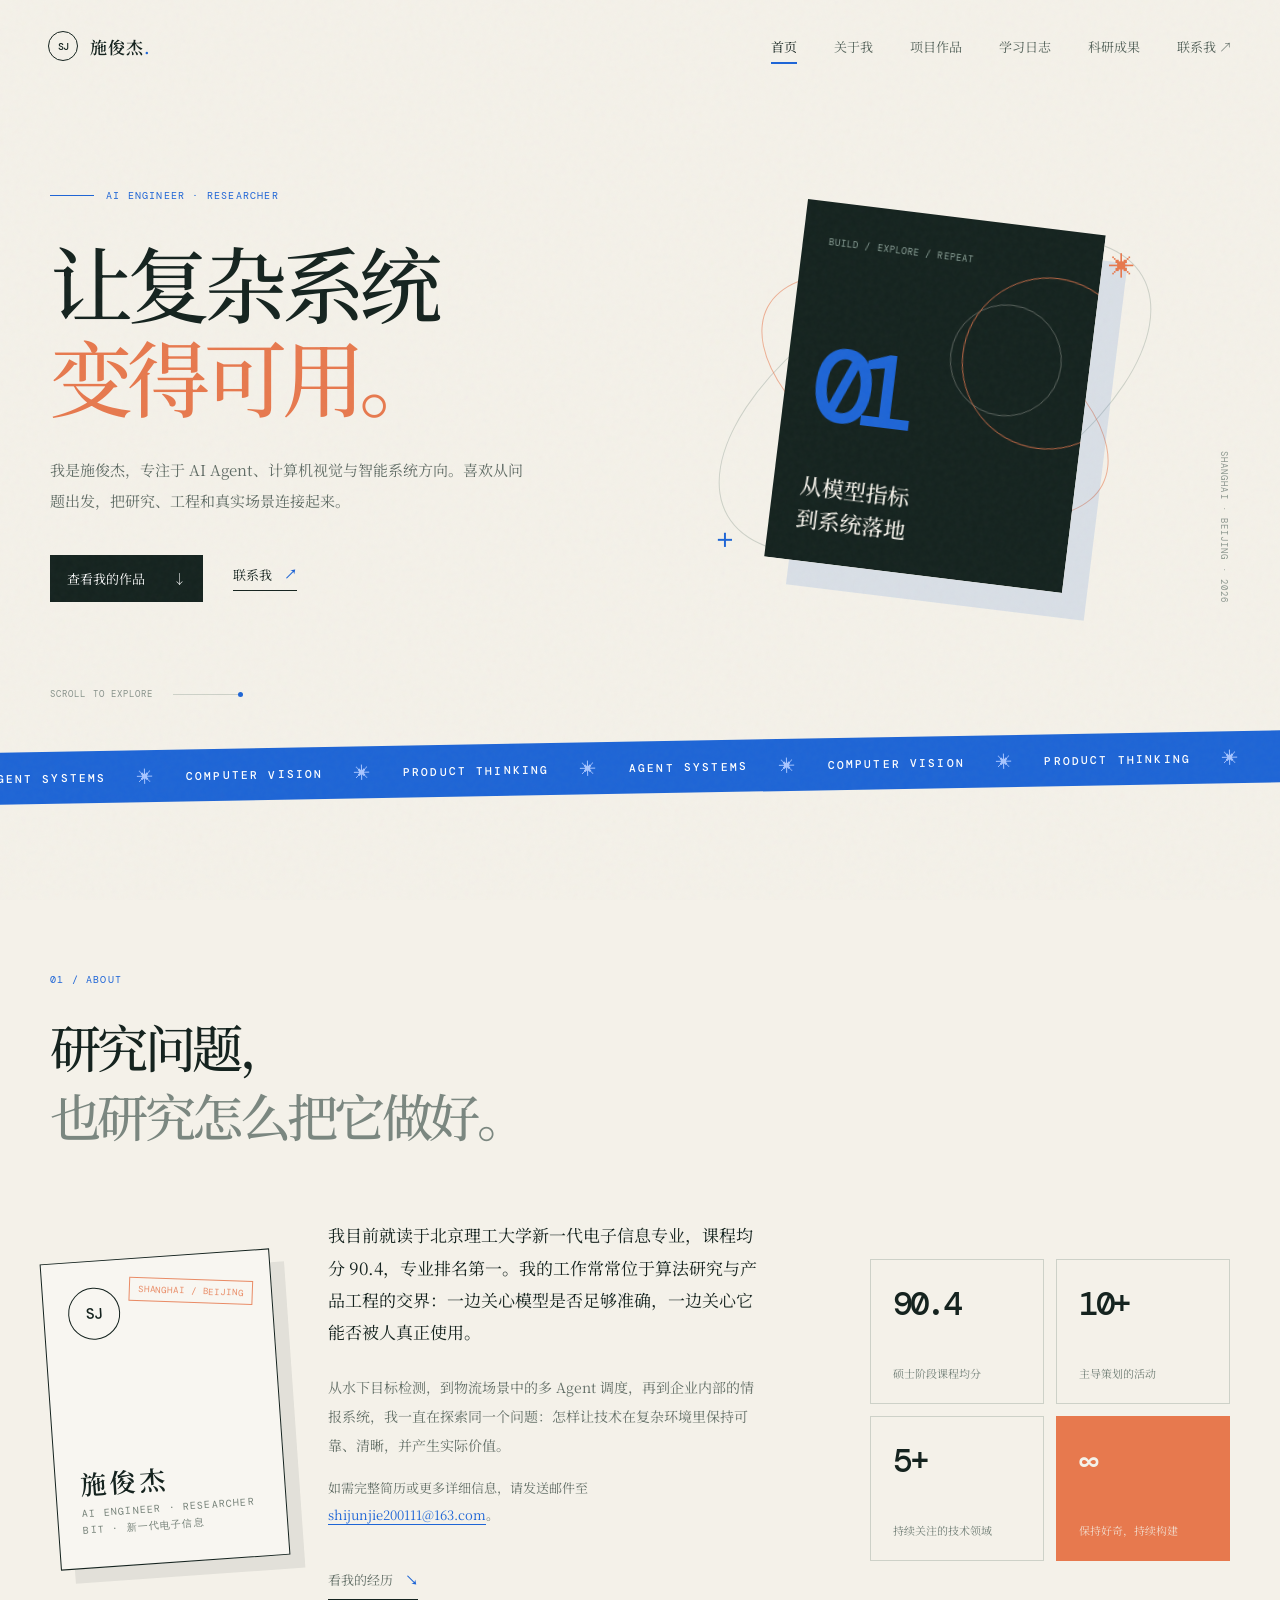
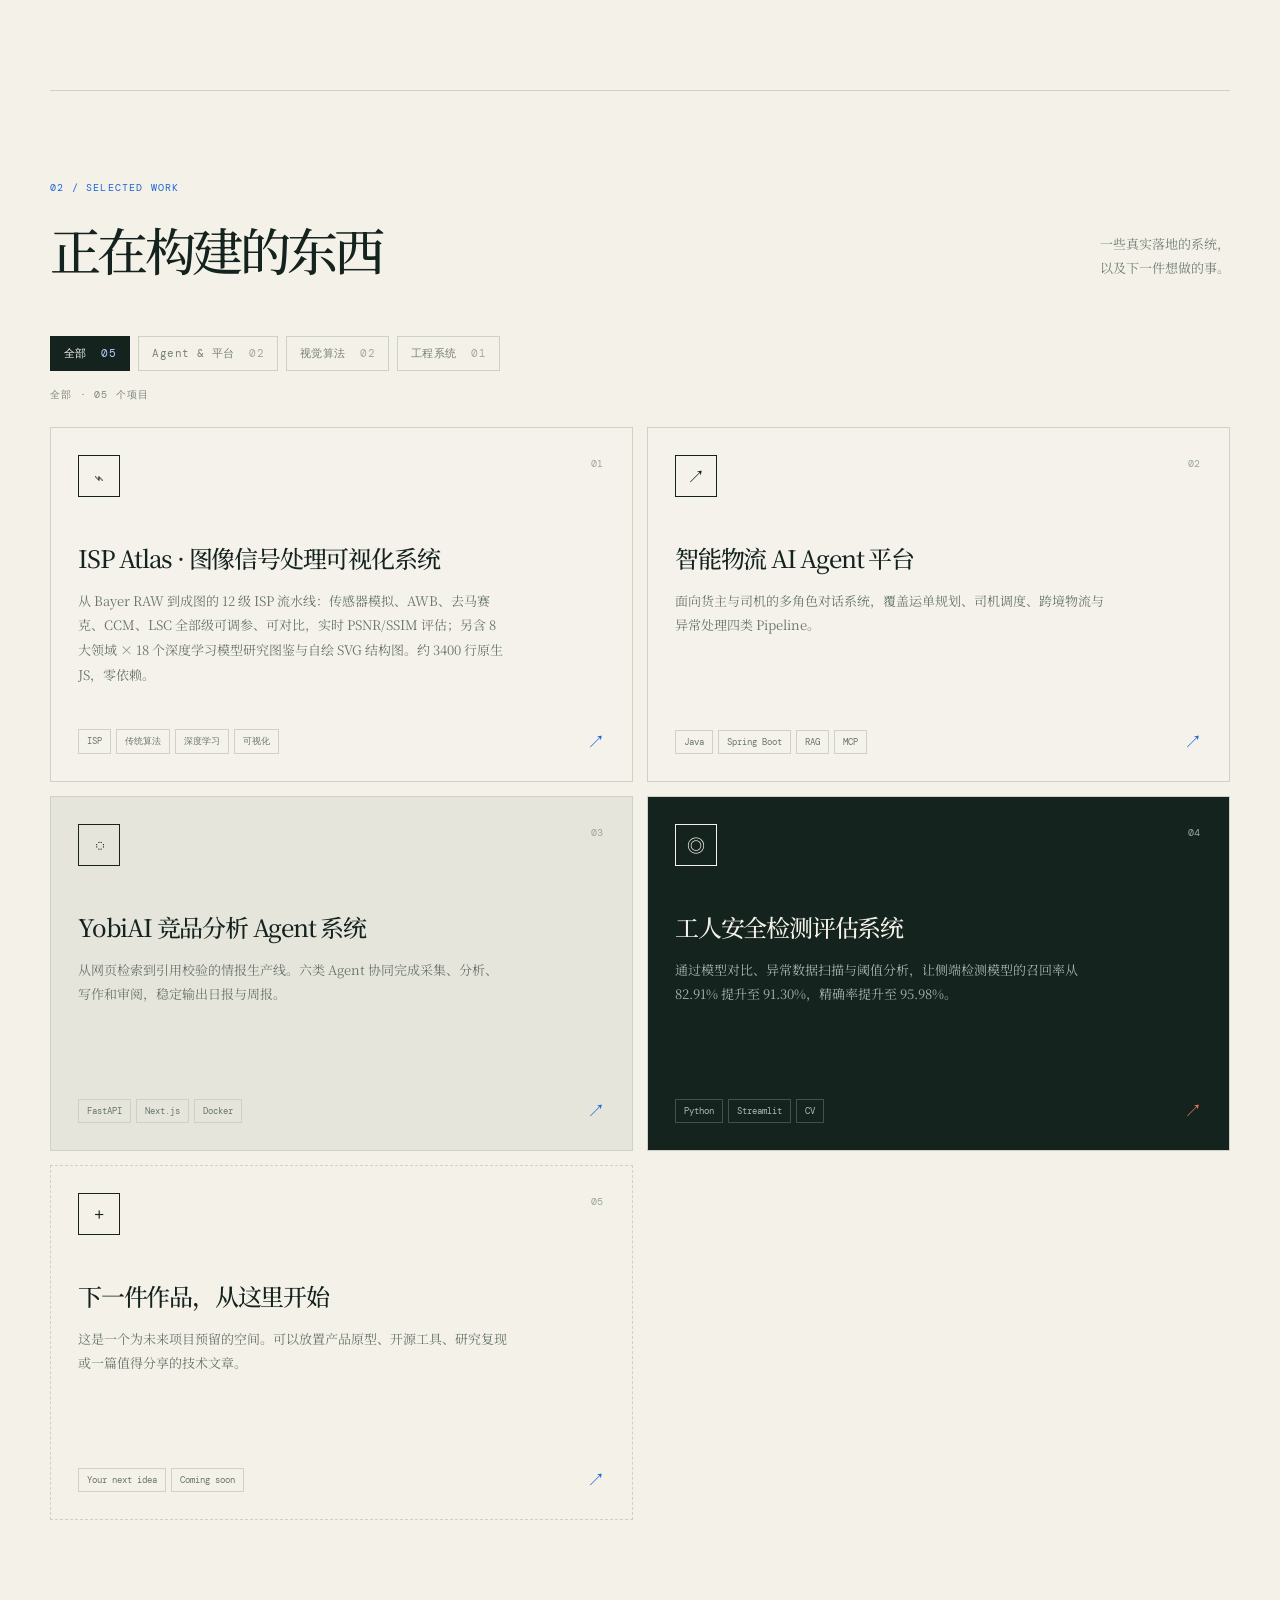
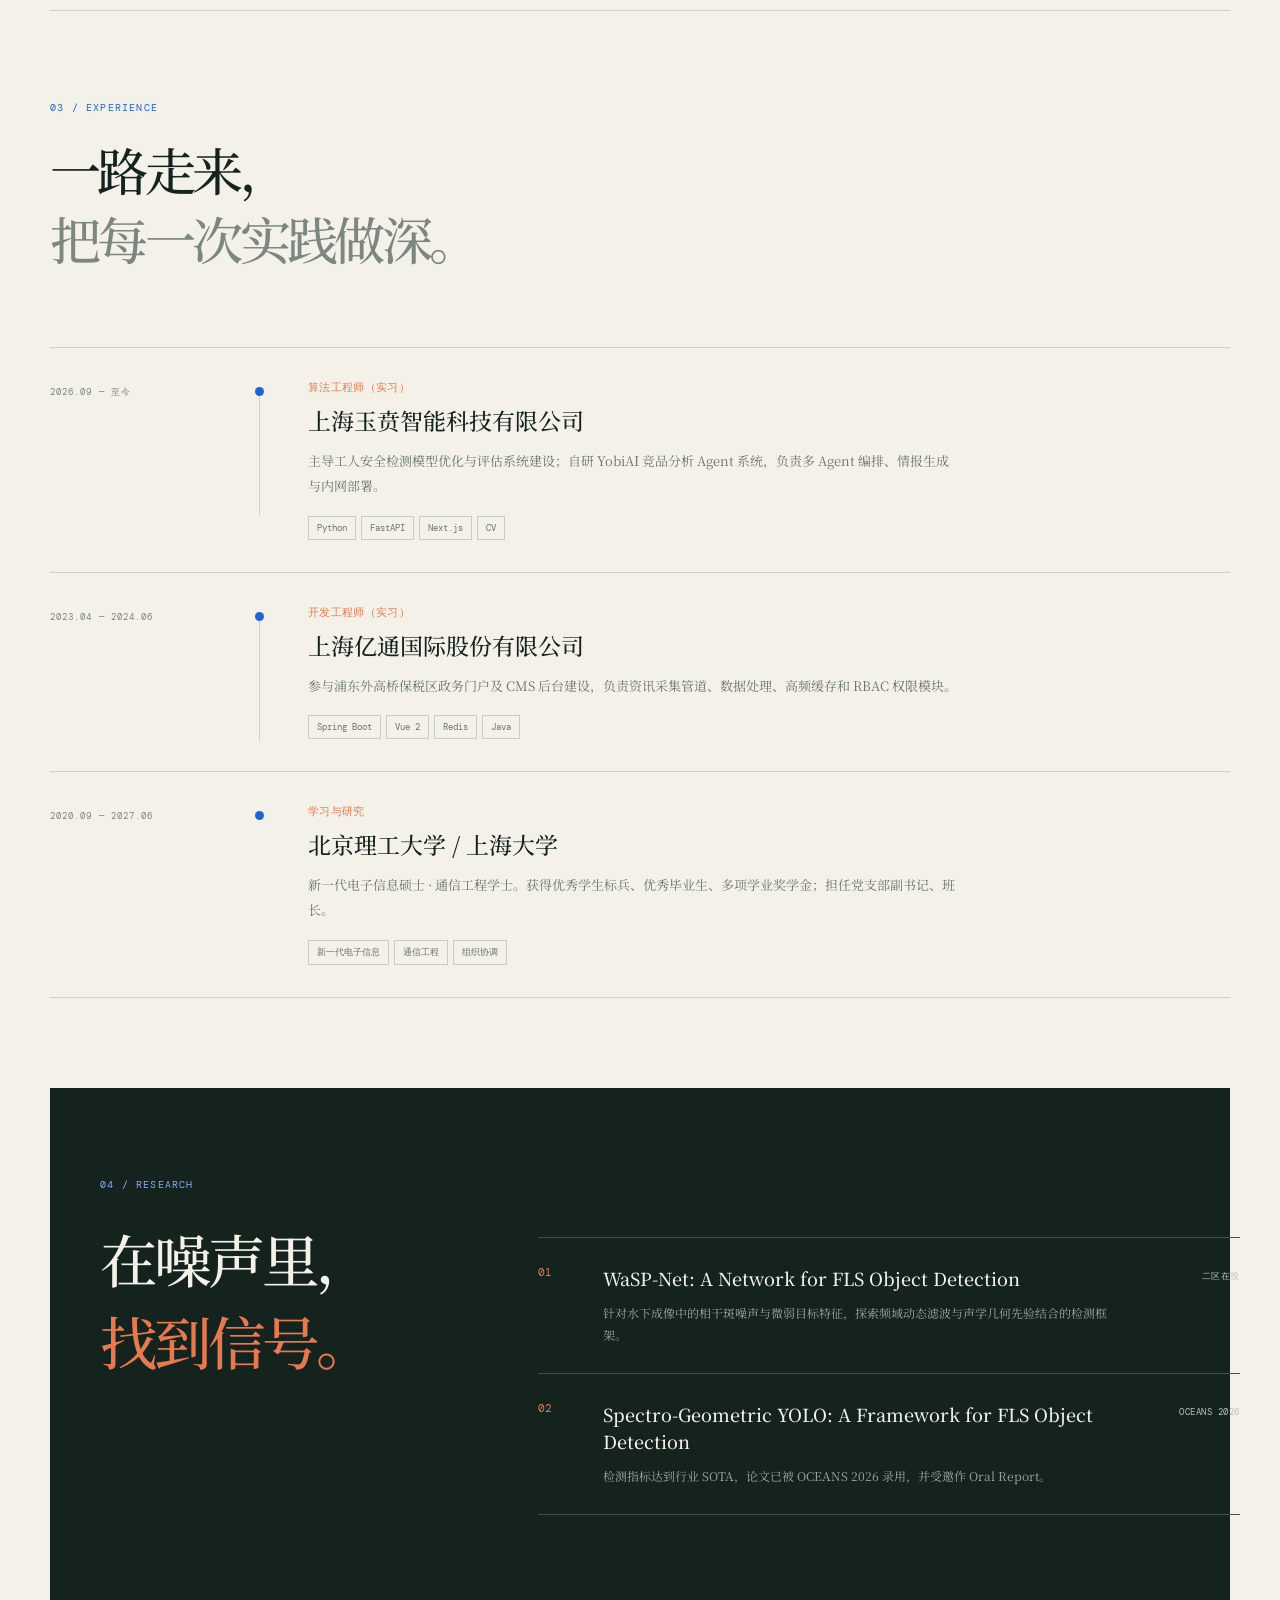
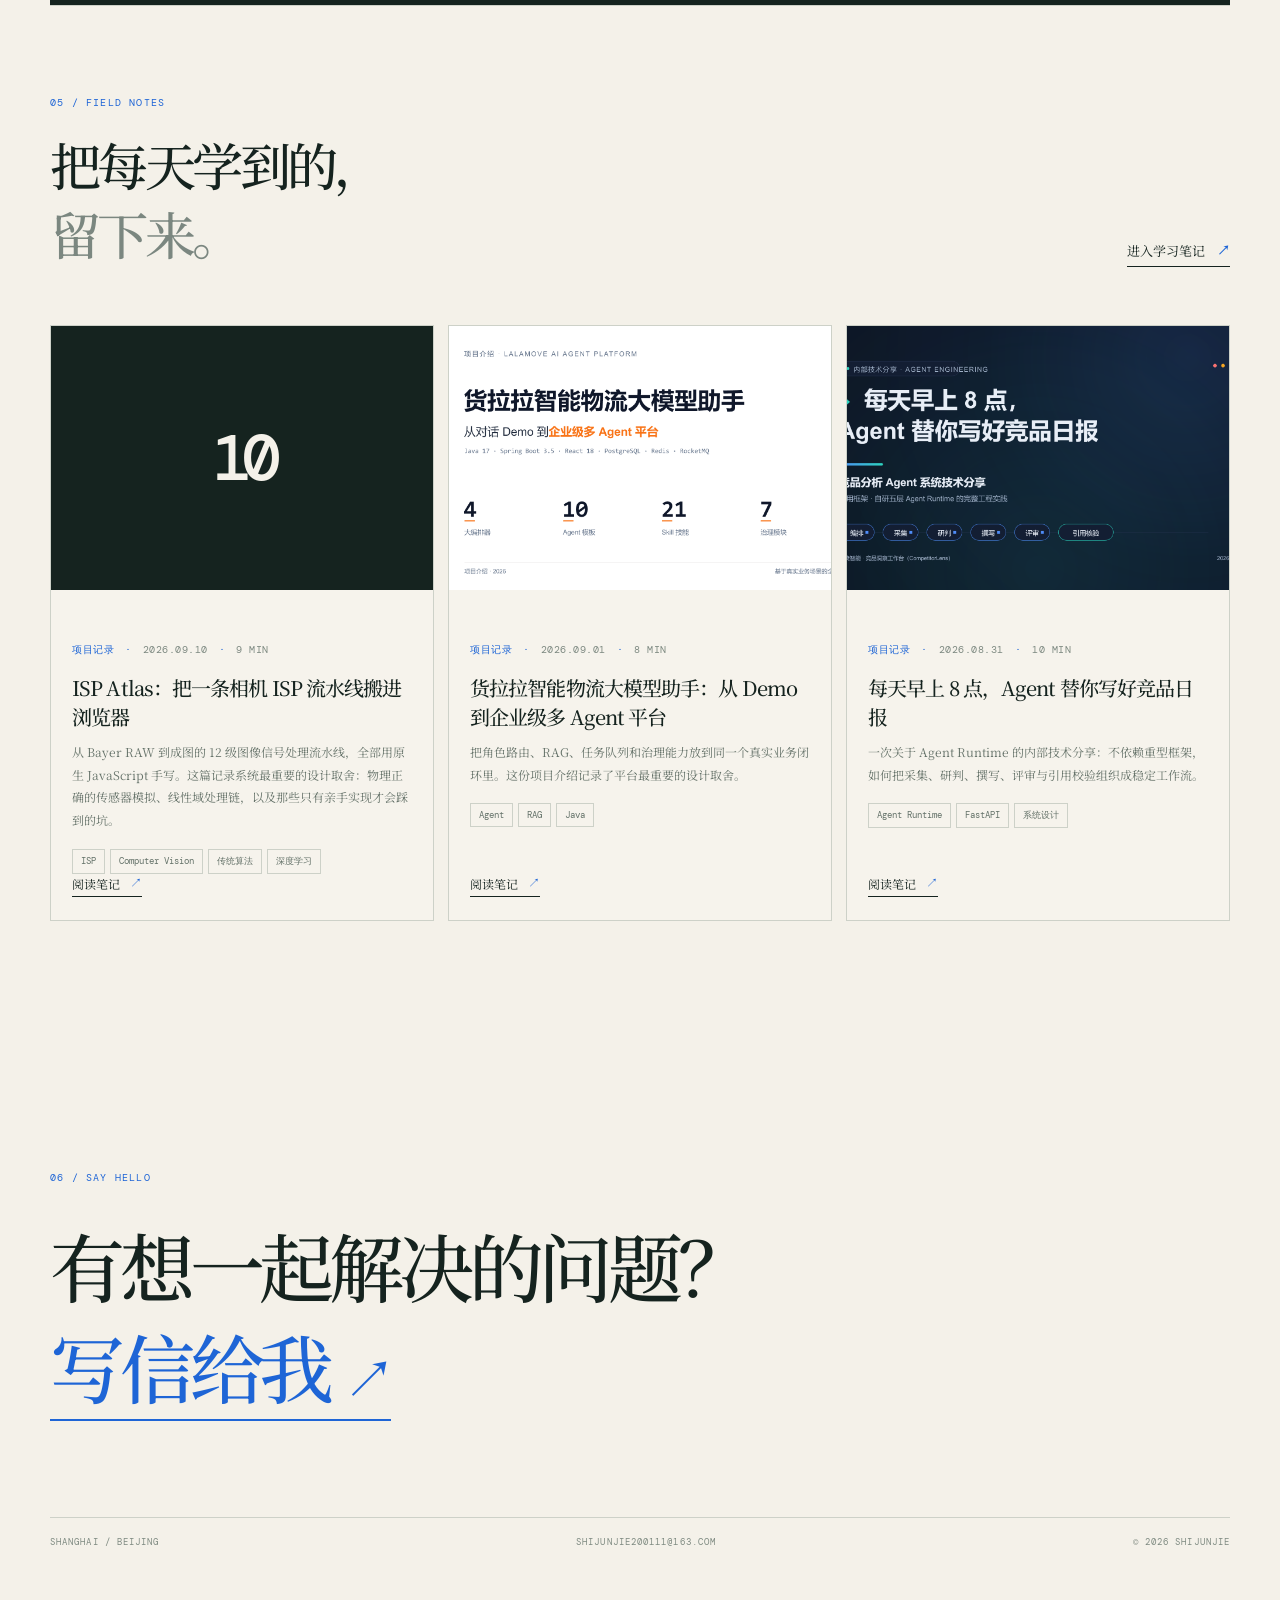
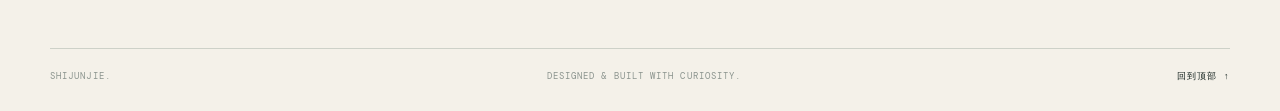
<file: index.html>
<!doctype html>
<html lang="zh-CN">
  <head>
    <meta charset="UTF-8" />
    <meta name="viewport" content="width=device-width, initial-scale=1.0" />
    <meta name="description" content="施俊杰的个人主页：AI Agent、计算机视觉与智能系统。" />
    <title>施俊杰 — AI Engineer / Researcher</title>
    <link rel="stylesheet" href="styles.css" />
  </head>
  <body>
    <div class="grain" aria-hidden="true"></div>
    <header class="site-header">
      <a class="brand" href="#top" aria-label="回到首页">
        <span class="brand-mark">SJ</span>
        <span class="brand-text">施俊杰<span class="brand-dot">.</span></span>
      </a>
      <nav class="desktop-nav" id="site-nav" aria-label="主导航">
        <a class="active" href="#top">首页</a>
        <a href="#about">关于我</a>
        <a href="#work">项目作品</a>
        <a href="#notes">学习日志</a>
        <a href="#research">科研成果</a>
        <a href="mailto:shijunjie200111@163.com">联系我 <span aria-hidden="true">↗</span></a>
      </nav>
      <button class="menu-toggle" type="button" aria-label="打开菜单" aria-expanded="false" aria-controls="site-nav">
        <span></span><span></span>
      </button>
    </header>

    <main id="top">
      <section class="hero shell">
        <div class="hero-copy reveal">
          <p class="eyebrow"><span class="eyebrow-line"></span>AI Engineer · Researcher</p>
          <h1>让复杂系统<br /><em>变得可用。</em></h1>
          <p class="hero-intro">我是施俊杰，专注于 AI Agent、计算机视觉与智能系统方向。喜欢从问题出发，把研究、工程和真实场景连接起来。</p>
          <div class="hero-actions">
            <a class="button button-dark" href="#work">查看我的作品 <span>↓</span></a>
            <a class="text-link" href="mailto:shijunjie200111@163.com">联系我 <span>↗</span></a>
          </div>
        </div>
        <div class="hero-art reveal reveal-delay" aria-hidden="true">
          <div class="orbit orbit-one"></div>
          <div class="orbit orbit-two"></div>
          <div class="hero-slab" role="button" tabindex="0" aria-label="旋转查看卡片背面" aria-pressed="false">
            <div class="slab-face slab-front">
              <span class="slab-kicker">BUILD / EXPLORE / REPEAT</span>
              <span class="slab-number">01</span>
              <span class="slab-caption">从模型指标<br />到系统落地</span>
            </div>
            <div class="slab-face slab-back" aria-hidden="true">
              <span class="slab-kicker">FIELD NOTE / 01</span>
              <span class="slab-back-mark">↗</span>
              <span class="slab-caption">把想法<br />变成系统。</span>
            </div>
          </div>
          <div class="hero-spark spark-one">✳</div>
          <div class="hero-spark spark-two">+</div>
          <span class="vertical-note">SHANGHAI · BEIJING · 2026</span>
        </div>
        <div class="hero-foot reveal">
          <span>Scroll to explore</span>
          <span class="scroll-line"></span>
        </div>
      </section>

      <section class="marquee" aria-label="个人方向">
        <div class="marquee-track">
          <span>AGENT SYSTEMS</span><b>✳</b><span>COMPUTER VISION</span><b>✳</b><span>PRODUCT THINKING</span><b>✳</b><span>AGENT SYSTEMS</span><b>✳</b><span>COMPUTER VISION</span><b>✳</b><span>PRODUCT THINKING</span><b>✳</b>
        </div>
      </section>

      <section class="about shell section" id="about">
        <div class="section-heading reveal">
          <p class="section-index">01 / ABOUT</p>
          <h2>研究问题，<br /><span>也研究怎么把它做好。</span></h2>
        </div>
        <div class="harvest" aria-hidden="true">
          <svg viewBox="0 0 120 110" fill="none" xmlns="http://www.w3.org/2000/svg">
            <path class="harvest-stem" d="M62 106 C 60 82, 64 60, 60 30" />
            <path class="harvest-branch harvest-branch-a" d="M61 72 C 50 66, 43 58, 40 46" />
            <path class="harvest-branch harvest-branch-b" d="M61 56 C 72 50, 79 42, 82 32" />
            <ellipse class="harvest-leaf harvest-leaf-a" cx="34" cy="52" rx="9" ry="4.5" />
            <ellipse class="harvest-leaf harvest-leaf-b" cx="50" cy="62" rx="8" ry="4" />
            <ellipse class="harvest-leaf harvest-leaf-c" cx="88" cy="40" rx="9" ry="4.5" />
            <circle class="harvest-fruit harvest-fruit-a" cx="40" cy="43" r="6" />
            <circle class="harvest-fruit harvest-fruit-b" cx="60" cy="24" r="7" />
            <circle class="harvest-fruit harvest-fruit-c" cx="82" cy="29" r="5.5" />
          </svg>
        </div>
        <div class="about-content">
          <div class="about-figure reveal" aria-hidden="true">
            <div class="figure-card">
              <span class="figure-mark">SJ</span>
              <p class="figure-name">施俊杰</p>
              <p class="figure-line">AI Engineer · Researcher</p>
              <p class="figure-line">BIT · 新一代电子信息</p>
              <span class="figure-stamp">SHANGHAI / BEIJING</span>
            </div>
          </div>
          <div class="about-text reveal">
            <p class="lead">我目前就读于北京理工大学新一代电子信息专业，课程均分 90.4，专业排名第一。我的工作常常位于算法研究与产品工程的交界：一边关心模型是否足够准确，一边关心它能否被人真正使用。</p>
            <p>从水下目标检测，到物流场景中的多 Agent 调度，再到企业内部的情报系统，我一直在探索同一个问题：怎样让技术在复杂环境里保持可靠、清晰，并产生实际价值。</p>
            <p class="about-note">如需完整简历或更多详细信息，请发送邮件至 <a href="mailto:shijunjie200111@163.com">shijunjie200111@163.com</a>。</p>
            <a class="arrow-link" href="#experience">看我的经历 <span>↘</span></a>
          </div>
          <div class="stat-grid reveal reveal-delay">
            <div class="stat-card"><strong>90.4</strong><span>硕士阶段课程均分</span></div>
            <div class="stat-card"><strong>10+</strong><span>主导策划的活动</span></div>
            <div class="stat-card"><strong>5+</strong><span>持续关注的技术领域</span></div>
            <div class="stat-card stat-card-accent"><strong>∞</strong><span>保持好奇，持续构建</span></div>
          </div>
        </div>
      </section>

      <section class="work shell section" id="work">
        <div class="section-topline reveal">
          <div class="section-heading compact">
            <p class="section-index">02 / SELECTED WORK</p>
            <h2>正在构建的东西</h2>
          </div>
          <p class="section-aside">一些真实落地的系统，<br />以及下一件想做的事。</p>
        </div>
        <div class="filter-bar reveal" role="group" aria-label="筛选项目">
          <button class="filter active" data-filter="all" type="button">全部 <span>05</span></button>
          <button class="filter" data-filter="agent" type="button">Agent & 平台 <span>02</span></button>
          <button class="filter" data-filter="vision" type="button">视觉算法 <span>02</span></button>
          <button class="filter" data-filter="engineering" type="button">工程系统 <span>01</span></button>
        </div>
        <p class="filter-status" id="project-status" aria-live="polite">全部 · 05 个项目</p>
        <div class="project-grid" id="project-grid"></div>
      </section>

      <section class="experience shell section" id="experience">
        <div class="section-heading compact reveal">
          <p class="section-index">03 / EXPERIENCE</p>
          <h2>一路走来，<br /><span>把每一次实践做深。</span></h2>
        </div>
        <div class="timeline">
          <article class="timeline-item reveal">
            <div class="timeline-date">2026.09 — 至今</div>
            <div class="timeline-node"></div>
            <div class="timeline-body"><p class="timeline-role">算法工程师（实习）</p><h3>上海玉贲智能科技有限公司</h3><p>主导工人安全检测模型优化与评估系统建设；自研 YobiAI 竞品分析 Agent 系统，负责多 Agent 编排、情报生成与内网部署。</p><div class="tags"><span>Python</span><span>FastAPI</span><span>Next.js</span><span>CV</span></div></div>
          </article>
          <article class="timeline-item reveal">
            <div class="timeline-date">2023.04 — 2024.06</div>
            <div class="timeline-node"></div>
            <div class="timeline-body"><p class="timeline-role">开发工程师（实习）</p><h3>上海亿通国际股份有限公司</h3><p>参与浦东外高桥保税区政务门户及 CMS 后台建设，负责资讯采集管道、数据处理、高频缓存和 RBAC 权限模块。</p><div class="tags"><span>Spring Boot</span><span>Vue 2</span><span>Redis</span><span>Java</span></div></div>
          </article>
          <article class="timeline-item reveal">
            <div class="timeline-date">2020.09 — 2027.06</div>
            <div class="timeline-node"></div>
            <div class="timeline-body"><p class="timeline-role">学习与研究</p><h3>北京理工大学 / 上海大学</h3><p>新一代电子信息硕士 · 通信工程学士。获得优秀学生标兵、优秀毕业生、多项学业奖学金；担任党支部副书记、班长。</p><div class="tags"><span>新一代电子信息</span><span>通信工程</span><span>组织协调</span></div></div>
          </article>
        </div>
      </section>

      <section class="research shell section" id="research">
        <div class="research-intro reveal">
          <p class="section-index">04 / RESEARCH</p>
          <h2>在噪声里，<br /><em>找到信号。</em></h2>
        </div>
        <div class="research-list reveal reveal-delay">
          <article class="paper"><span class="paper-index">01</span><div><h3>WaSP-Net: A Network for FLS Object Detection</h3><p>针对水下成像中的相干斑噪声与微弱目标特征，探索频域动态滤波与声学几何先验结合的检测框架。</p></div><span class="paper-status">二区在投</span></article>
          <article class="paper"><span class="paper-index">02</span><div><h3>Spectro-Geometric YOLO: A Framework for FLS Object Detection</h3><p>检测指标达到行业 SOTA，论文已被 OCEANS 2026 录用，并受邀作 Oral Report。</p></div><span class="paper-status">OCEANS 2026</span></article>
        </div>
      </section>

      <section class="notes shell section" id="notes">
        <div class="section-topline reveal">
          <div class="section-heading compact">
            <p class="section-index">05 / FIELD NOTES</p>
            <h2>把每天学到的，<br /><span>留下来。</span></h2>
          </div>
          <a class="arrow-link" href="blog.html">进入学习笔记 <span>↗</span></a>
        </div>
        <div class="notes-grid" id="recent-posts"></div>
      </section>

      <section class="contact shell section reveal" id="contact">
        <p class="section-index">06 / SAY HELLO</p>
        <h2>有想一起解决的问题？<br /><a href="mailto:shijunjie200111@163.com">写信给我 <span>↗</span></a></h2>
        <div class="contact-bottom"><span>Shanghai / Beijing</span><span>shijunjie200111@163.com</span><span>© 2026 SHIJUNJIE</span></div>
      </section>
    </main>

    <footer class="site-footer shell"><span>SHIJUNJIE.</span><span>Designed & built with curiosity.</span><a href="#top">回到顶部 ↑</a></footer>
    <script src="content/posts.js"></script>
    <script src="script.js"></script>
    <script src="blog.js"></script>
  </body>
</html>
</file>
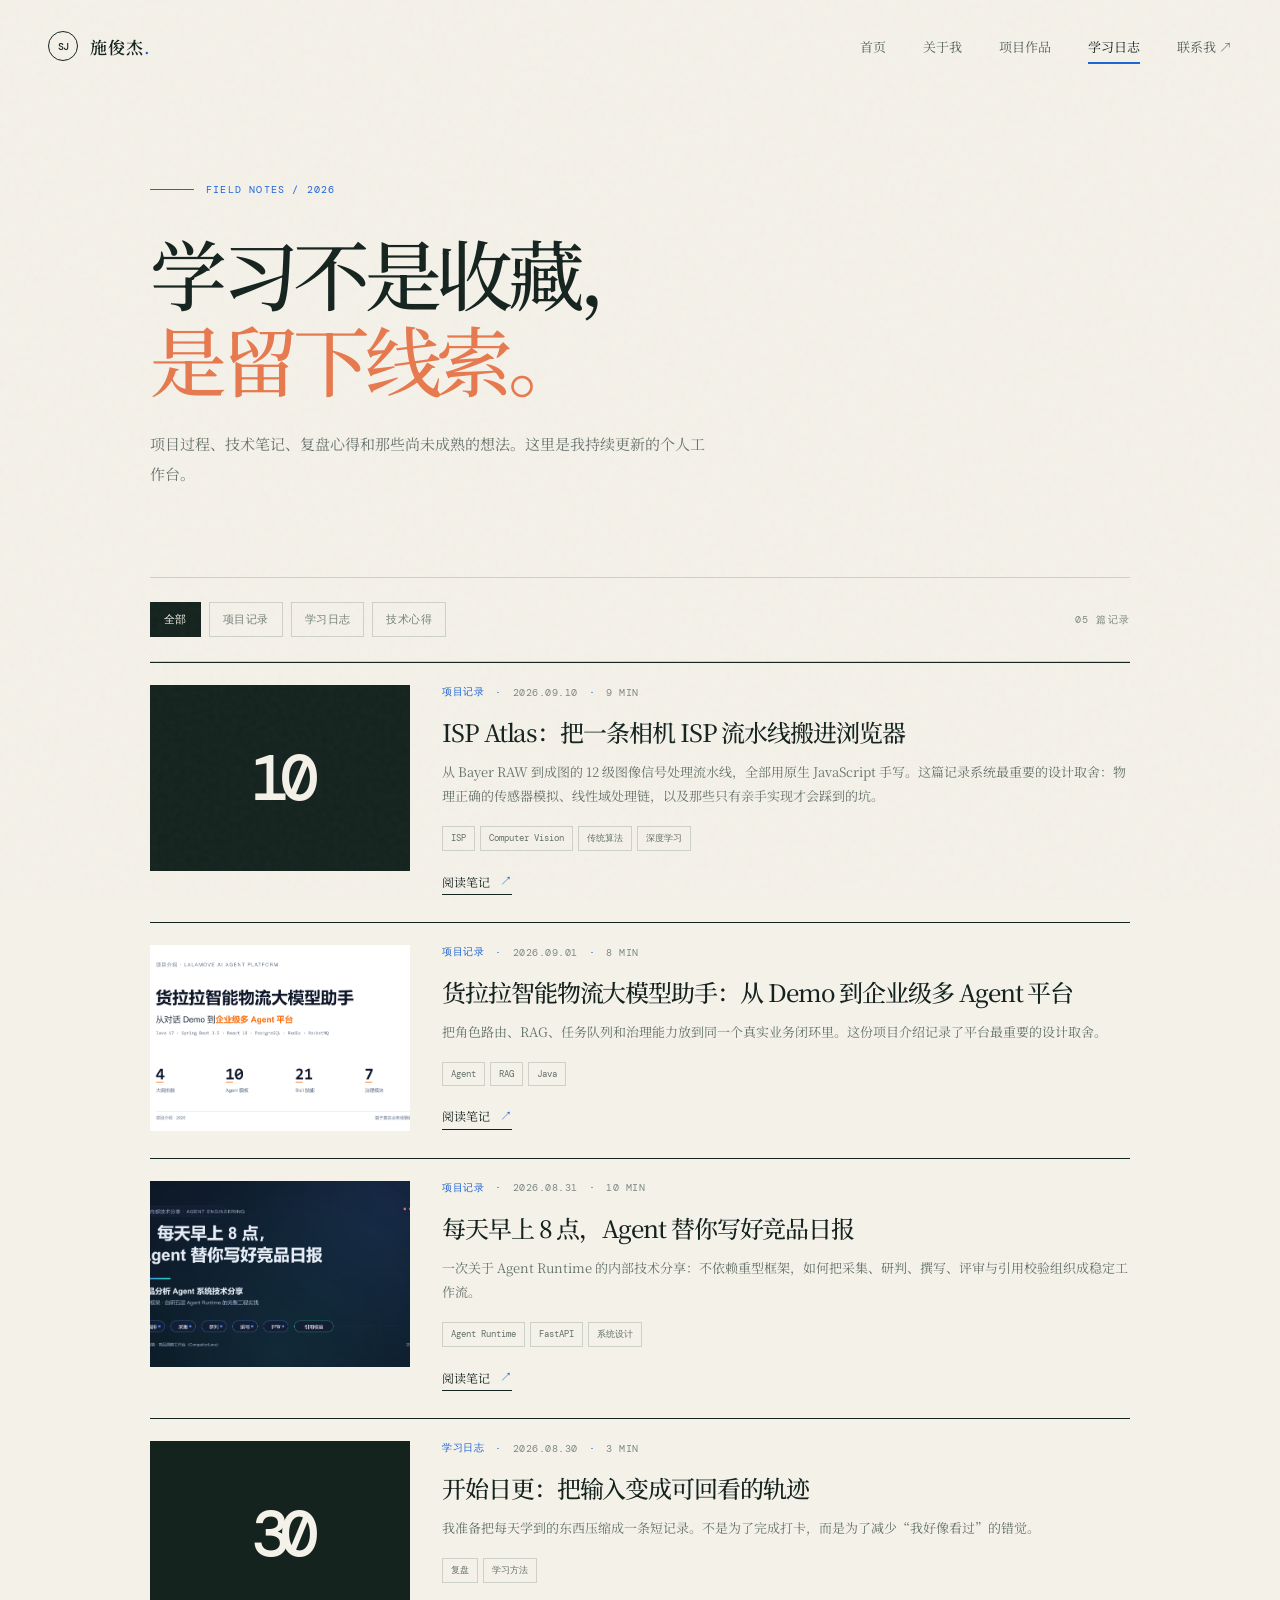
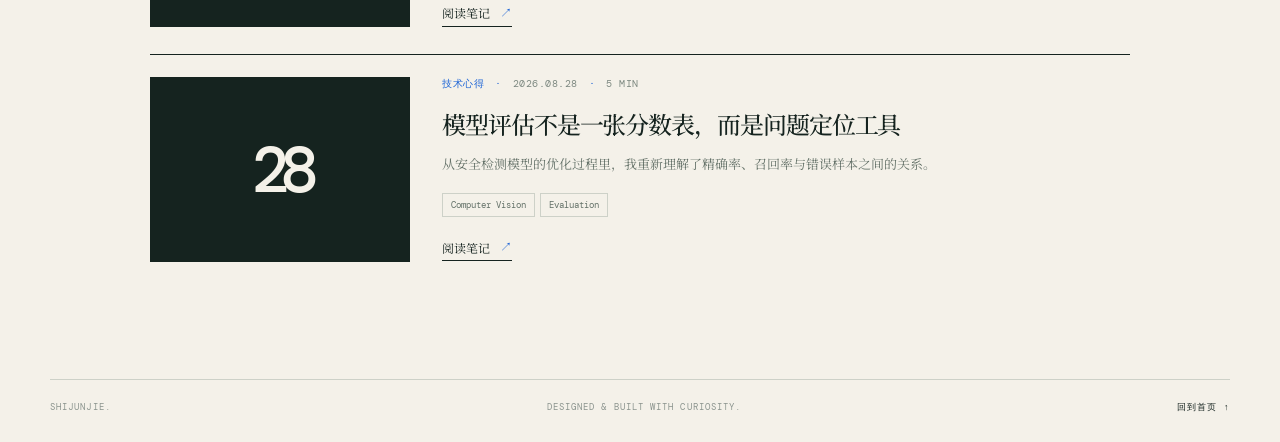
<file: blog.html>
<!doctype html>
<html lang="zh-CN">
  <head>
    <meta charset="UTF-8" />
    <meta name="viewport" content="width=device-width, initial-scale=1.0" />
    <meta name="description" content="施俊杰的项目记录、学习内容与心得日志。" />
    <title>学习日志 — 施俊杰</title>
    <link rel="stylesheet" href="styles.css" />
  </head>
  <body class="blog-page">
    <div class="grain" aria-hidden="true"></div>
    <header class="site-header">
      <a class="brand" href="index.html" aria-label="回到首页"><span class="brand-mark">SJ</span><span class="brand-text">施俊杰<span class="brand-dot">.</span></span></a>
      <nav class="desktop-nav" aria-label="主导航">
        <a href="index.html">首页</a><a href="index.html#about">关于我</a><a href="index.html#work">项目作品</a><a class="active" href="blog.html">学习日志</a><a href="mailto:shijunjie200111@163.com">联系我 <span aria-hidden="true">↗</span></a>
      </nav>
      <button class="menu-toggle" type="button" aria-label="打开菜单" aria-expanded="false"><span></span><span></span></button>
    </header>
    <main class="blog-shell shell">
      <section class="blog-hero reveal visible">
        <p class="eyebrow"><span class="eyebrow-line"></span>FIELD NOTES / 2026</p>
        <h1>学习不是收藏，<br /><em>是留下线索。</em></h1>
        <p>项目过程、技术笔记、复盘心得和那些尚未成熟的想法。这里是我持续更新的个人工作台。</p>
      </section>
      <section class="blog-controls reveal visible">
        <div class="filter-bar" id="post-filters" role="group" aria-label="筛选文章"></div>
        <p id="post-count" class="post-count"></p>
      </section>
      <section class="blog-list" id="post-list" aria-live="polite"></section>
    </main>
    <footer class="site-footer shell"><span>SHIJUNJIE.</span><span>Designed & built with curiosity.</span><a href="index.html">回到首页 ↑</a></footer>
    <script src="content/posts.js"></script><script src="blog.js"></script>
  </body>
</html>
</file>
<file: styles.css>
@import url('https://fonts.googleapis.com/css2?family=DM+Mono:wght@400;500&family=Manrope:wght@400;500;600;700;800&family=Noto+Serif+SC:wght@400;500;600;700;900&display=swap');

:root { --paper:#f4f1e9; --ink:#15231f; --muted:#718078; --line:#cdd1c8; --blue:#1e65d6; --orange:#e7794e; --serif:'Noto Serif SC','Songti SC',serif; --sans:'Manrope','PingFang SC','Microsoft YaHei',sans-serif; --mono:'DM Mono',monospace; }
* { box-sizing:border-box; }
html { scroll-behavior:smooth; }
body { margin:0; background:var(--paper); color:var(--ink); font-family:var(--sans); overflow-x:hidden; }
.grain { position:fixed; inset:0; z-index:10; pointer-events:none; opacity:.08; background-image:url("data:image/svg+xml,%3Csvg viewBox='0 0 220 220' xmlns='http://www.w3.org/2000/svg'%3E%3Cfilter id='n'%3E%3CfeTurbulence type='fractalNoise' baseFrequency='.72' numOctaves='4' stitchTiles='stitch'/%3E%3C/filter%3E%3Crect width='100%25' height='100%25' filter='url(%23n)' opacity='.4'/%3E%3C/svg%3E"); }
a { color:inherit; text-decoration:none; }
.shell { width:min(1180px, calc(100% - 96px)); margin:0 auto; }
.site-header { width:min(1300px, calc(100% - 96px)); height:92px; margin:auto; display:flex; align-items:center; justify-content:space-between; position:relative; z-index:20; }
.brand { display:flex; align-items:center; gap:12px; font-family:var(--serif); font-size:17px; font-weight:600; letter-spacing:.05em; }
.brand-mark { display:grid; place-items:center; width:30px; height:30px; border:1px solid var(--ink); border-radius:50%; font:500 10px var(--mono); letter-spacing:-.1em; }
.brand-dot { color:var(--blue); }
.desktop-nav { display:flex; align-items:center; gap:37px; font-family:var(--serif); font-size:13px; color:#536159; }
.desktop-nav a { position:relative; padding:13px 0; transition:color .25s ease; }
.desktop-nav a:hover,.desktop-nav a.active { color:var(--ink); }
.desktop-nav a.active:after { content:''; position:absolute; left:0; right:0; bottom:5px; height:2px; background:var(--blue); }
.menu-toggle { display:none; border:0; background:none; padding:8px; }
.menu-toggle span { display:block; width:23px; height:1px; background:var(--ink); margin:5px; }
.hero { min-height:650px; display:grid; grid-template-columns:1fr 1fr; align-items:center; padding:72px 0 115px; position:relative; }
.eyebrow,.section-index,.slab-kicker,.vertical-note,.hero-foot,.filter,.timeline-date,.paper-status,.contact-bottom,.site-footer { font-family:var(--mono); text-transform:uppercase; letter-spacing:.12em; font-size:10px; }
.eyebrow { display:flex; align-items:center; gap:12px; color:var(--blue); margin:0 0 33px; }
.eyebrow-line { width:44px; height:1px; background:var(--blue); }
h1,h2,h3,p { margin-top:0; }
h1,h2 { font-family:var(--serif); font-weight:500; letter-spacing:-.07em; }
h1 { font-size:clamp(50px, 6.5vw, 92px); line-height:1.12; margin-bottom:32px; }
h1 em,h2 em { color:var(--orange); font-style:normal; }
.hero-intro { max-width:480px; color:#5f6b64; font-family:var(--serif); font-size:15px; line-height:2.1; }
.hero-actions { display:flex; gap:30px; align-items:center; margin-top:38px; }
.button { display:inline-flex; align-items:center; justify-content:space-between; gap:28px; padding:14px 17px; font-family:var(--serif); font-size:13px; transition:transform .25s ease, background .25s ease; }
.button:hover { transform:translateY(-3px); }
.button-dark { color:#fff; background:var(--ink); }
.button-dark:hover { background:var(--blue); }
.text-link,.arrow-link { display:inline-flex; align-items:center; gap:12px; font-family:var(--serif); font-size:13px; border-bottom:1px solid var(--ink); padding-bottom:6px; }
.text-link span,.arrow-link span { color:var(--blue); font-family:var(--sans); font-weight:700; }
.hero-art { height:420px; position:relative; display:flex; align-items:center; justify-content:center; perspective:900px; }
.hero-slab { width:300px; height:360px; position:relative; transform-style:preserve-3d; transform:rotate(7deg) rotateX(var(--slab-rotate-x, 0deg)) rotateY(var(--slab-rotate-y, 0deg)); transition:transform .5s cubic-bezier(.2,.75,.25,1), box-shadow .35s ease; cursor:pointer; outline:none; box-shadow:25px 25px 0 rgba(30,101,214,.12); }
.hero-slab:focus-visible { outline:2px solid var(--blue); outline-offset:8px; }
.hero-slab.is-flipped { box-shadow:-25px 25px 0 rgba(231,121,78,.13); }
.slab-face { position:absolute; inset:0; padding:26px; background:var(--ink); color:var(--paper); backface-visibility:hidden; -webkit-backface-visibility:hidden; overflow:hidden; }
.slab-front:before,.slab-front:after,.slab-back:before { content:''; position:absolute; border-radius:50%; pointer-events:none; }
.slab-front:before { width:110px; height:110px; border:1px solid rgba(244,241,233,.3); right:28px; top:80px; }
.slab-front:after { width:170px; height:170px; border:1px solid var(--orange); right:-44px; top:48px; opacity:.8; }
.slab-back { transform:rotateY(180deg); background:var(--blue); color:var(--paper); }
.slab-back:before { width:230px; height:230px; border:1px solid rgba(244,241,233,.45); right:-82px; top:65px; }
.slab-back-mark { position:absolute; top:92px; left:27px; color:var(--orange); font:500 104px var(--mono); }
.slab-number { position:absolute; top:115px; left:27px; color:var(--blue); font:500 104px var(--mono); letter-spacing:-.16em; }
.slab-caption { position:absolute; bottom:27px; left:27px; font:500 22px/1.5 var(--serif); }
.slab-kicker { color:#8fa59c; font-size:9px; }
.slab-back .slab-kicker { color:#d4e1ff; }
.orbit { position:absolute; border:1px solid var(--line); border-radius:50%; }
.orbit-one { width:480px; height:240px; transform:rotate(-30deg); animation:orbit-drift 9s ease-in-out infinite; }
.orbit-two { width:380px; height:190px; transform:rotate(28deg); border-color:rgba(231,121,78,.55); animation:orbit-drift 7s ease-in-out -2s infinite reverse; }
@keyframes orbit-drift { 50% { margin-top:5px; opacity:.72; } }
.hero-spark { position:absolute; font-size:26px; color:var(--orange); animation:spark-float 4s ease-in-out infinite; }
@keyframes spark-float { 50% { transform:translateY(-6px) rotate(8deg); opacity:.72; } }
.scroll-line:after { animation:scroll-pulse 2.4s ease-in-out infinite; }
@keyframes scroll-pulse { 50% { transform:translateX(58px); opacity:.35; } }
.spark-one { top:62px; right:95px; }.spark-two { bottom:46px; left:76px; color:var(--blue); font-size:31px; }
.vertical-note { position:absolute; right:0; bottom:3px; writing-mode:vertical-rl; color:#8e9890; font-size:9px; }
.hero-foot { position:absolute; left:0; bottom:42px; display:flex; gap:20px; align-items:center; color:#87928a; font-size:9px; }
.scroll-line { width:70px; height:1px; background:var(--line); position:relative; }.scroll-line:after { content:''; position:absolute; right:0; top:-2px; width:5px; height:5px; border-radius:50%; background:var(--blue); }
.marquee { overflow:hidden; background:var(--blue); color:#fff; transform:rotate(-1deg) scale(1.02); padding:14px 0; margin:0 0 90px; }
.marquee-track { width:max-content; display:flex; align-items:center; gap:30px; animation:marquee 28s linear infinite; font:500 11px var(--mono); letter-spacing:.18em; }
.marquee b { font:16px var(--serif); color:#a7c5ff; }.marquee-track span { white-space:nowrap; }
@keyframes marquee { to { transform:translateX(-50%); } }
.section { padding:90px 0; }.section-heading .section-index,.section-index { color:var(--blue); margin-bottom:26px; }.section-heading h2 { font-size:clamp(32px, 4vw, 52px); line-height:1.34; margin-bottom:0; }.section-heading h2 span { color:#7b8780; }
.about-content { display:grid; grid-template-columns:230px minmax(0,1fr) 360px; gap:48px; margin-top:70px; padding-left:0; align-items:center; }.about-text { max-width:430px; color:#647068; font:14px/2.05 var(--serif); }.about-text .lead { color:var(--ink); font-size:17px; line-height:1.9; margin-bottom:25px; }.arrow-link { margin-top:25px; }
.about-figure { display:flex; align-items:center; justify-content:center; }
.figure-card { width:min(250px, 100%); aspect-ratio:3/4; border:1px solid var(--ink); background:rgba(255,255,255,.35); padding:26px 24px; display:flex; flex-direction:column; align-items:flex-start; position:relative; transform:rotate(-4deg); box-shadow:14px 14px 0 rgba(21,35,31,.08); transition:transform .35s ease, box-shadow .35s ease; }
.figure-card:hover { transform:rotate(-1deg) translateY(-5px); box-shadow:18px 18px 0 rgba(30,101,214,.12); }
.figure-mark { display:grid; place-items:center; width:52px; height:52px; border:1px solid var(--ink); border-radius:50%; font:500 15px var(--mono); letter-spacing:-.06em; margin-bottom:auto; }
.figure-name { margin:26px 0 6px; font:600 26px/1.3 var(--serif); letter-spacing:.14em; }
.figure-line { margin:0 0 4px; color:#758178; font:10px var(--mono); letter-spacing:.12em; text-transform:uppercase; }
.figure-stamp { position:absolute; top:24px; right:18px; color:var(--orange); border:1px solid var(--orange); padding:5px 8px; font:9px var(--mono); letter-spacing:.1em; text-transform:uppercase; transform:rotate(6deg); opacity:.85; }
@media (max-width: 1050px) { .about-content { grid-template-columns:230px minmax(0,1fr); align-items:start; } .stat-grid { grid-column:1/-1; grid-template-columns:repeat(4,1fr); } }
.stat-grid { display:grid; grid-template-columns:1fr 1fr; gap:12px; }.stat-card { min-height:145px; padding:22px; border:1px solid var(--line); display:flex; flex-direction:column; justify-content:space-between; }.stat-card strong { font:500 33px var(--mono); letter-spacing:-.1em; }.stat-card span { color:#738078; font:11px var(--serif); }.stat-card-accent { background:var(--orange); color:var(--paper); border-color:var(--orange); }.stat-card-accent span { color:rgba(244,241,233,.8); }
.work { border-top:1px solid var(--line); }.section-topline { display:flex; justify-content:space-between; align-items:end; }.compact .section-index { margin-bottom:21px; }.section-aside { margin:0 0 5px; color:#738078; font:13px/1.8 var(--serif); text-align:right; }.filter-bar { display:flex; gap:8px; margin:52px 0 25px; flex-wrap:wrap; }.filter { cursor:pointer; color:#758178; border:1px solid var(--line); background:transparent; padding:9px 13px; text-transform:none; letter-spacing:.04em; font-size:11px; transition:.25s; }.filter span { color:#a2aaa4; margin-left:7px; }.filter:hover,.filter.active { color:var(--paper); background:var(--ink); border-color:var(--ink); }.filter.active span { color:#b9d0ff; }
.project-grid { display:grid; grid-template-columns:repeat(2,1fr); gap:14px; }.project-card { min-height:355px; padding:27px; border:1px solid var(--line); display:flex; flex-direction:column; position:relative; overflow:hidden; transition:transform .3s, box-shadow .3s; background:rgba(255,255,255,.13); }.project-card:hover { transform:translateY(-7px); box-shadow:10px 10px 0 rgba(30,101,214,.12); }.project-card:nth-child(3n) { background:#e6e5dc; }.project-card:nth-child(4n) { background:var(--ink); color:var(--paper); }.project-card.future { background:transparent; border-style:dashed; }.project-icon { width:42px; height:42px; border:1px solid currentColor; display:grid; place-items:center; font-size:18px; margin-bottom:44px; }.project-no { position:absolute; top:29px; right:29px; color:#9aa59e; font:10px var(--mono); }.project-card h3 { max-width:370px; font:500 24px/1.45 var(--serif); letter-spacing:-.05em; margin-bottom:13px; }.project-card p { max-width:430px; color:#69766d; font:13px/1.9 var(--serif); }.project-card:nth-child(4n) p { color:#a6b3ac; }.project-card-footer { display:flex; align-items:center; justify-content:space-between; margin-top:auto; }.project-tags,.tags { display:flex; gap:5px; flex-wrap:wrap; }.project-tags span,.tags span { padding:5px 8px; border:1px solid var(--line); color:#68756d; font:9px var(--mono); }.project-card:nth-child(4n) .project-tags span { border-color:#40524a; color:#acbdb3; }.project-link { font-size:18px; color:var(--blue); }.project-card:nth-child(4n) .project-link { color:var(--orange); }
.experience { border-top:1px solid var(--line); }.timeline { border-top:1px solid var(--line); margin-top:75px; }.timeline-item { display:grid; grid-template-columns:180px 28px 1fr; gap:25px; padding:32px 0; border-bottom:1px solid var(--line); position:relative; }.timeline-date { color:#78857c; padding-top:6px; font-size:9px; white-space:nowrap; }.timeline-node { width:9px; height:9px; background:var(--blue); border-radius:50%; margin-top:7px; position:relative; }.timeline-node:after { content:''; position:absolute; top:9px; left:4px; height:120px; width:1px; background:var(--line); }.timeline-item:last-child .timeline-node:after { display:none; }.timeline-role { color:var(--orange); font:11px var(--mono); letter-spacing:.03em; margin-bottom:9px; }.timeline-body h3 { font:500 23px var(--serif); margin-bottom:12px; }.timeline-body > p:not(.timeline-role) { max-width:650px; color:#69766d; font:13px/1.9 var(--serif); margin-bottom:17px; }.tags span { border-color:#c8cec7; }
.research { background:var(--ink); color:var(--paper); max-width:none; padding-left:max(48px, calc((100% - 1180px)/2)); padding-right:max(48px, calc((100% - 1180px)/2)); display:grid; grid-template-columns:35% 65%; gap:60px; }.research .section-index { color:#84aefb; }.research-intro h2 { font-size:clamp(34px, 4.5vw, 60px); }.research-list { padding-top:59px; }.paper { display:grid; grid-template-columns:45px 1fr 100px; gap:20px; padding:27px 0; border-top:1px solid #405048; }.paper:last-child { border-bottom:1px solid #405048; }.paper-index { color:var(--orange); font:11px var(--mono); }.paper h3 { font:500 18px/1.5 var(--serif); margin-bottom:10px; }.paper p { color:#9ba9a0; font:12px/1.85 var(--serif); margin-bottom:0; max-width:560px; }.paper-status { color:#b7c3bc; text-align:right; font-size:9px; padding-top:5px; letter-spacing:.06em; }
.contact { padding:160px 0 100px; }.contact h2 { font-size:clamp(38px, 6vw, 75px); line-height:1.35; margin:30px 0 100px; }.contact h2 a { color:var(--blue); border-bottom:2px solid var(--blue); }.contact h2 a span { font-family:var(--sans); font-size:.7em; }.contact-bottom { display:flex; justify-content:space-between; border-top:1px solid var(--line); padding-top:18px; color:#7e8a81; font-size:9px; }.site-footer { border-top:1px solid var(--line); padding:21px 0 28px; display:flex; justify-content:space-between; color:#8b948e; font-size:9px; }.site-footer a { color:var(--ink); }
.reveal { opacity:0; transform:translateY(22px); transition:opacity .75s ease, transform .75s ease; }.reveal.visible { opacity:1; transform:none; }.reveal-delay { transition-delay:.12s; }
.notes { border-top:1px solid var(--line); }.notes-grid { display:grid; grid-template-columns:repeat(3,1fr); gap:14px; margin-top:58px; }.post-card { border-top:1px solid var(--ink); padding:22px 0 27px; display:grid; grid-template-columns:260px 1fr; gap:32px; }.post-card-compact { display:flex; flex-direction:column; border:1px solid var(--line); padding:0; background:rgba(255,255,255,.14); transition:transform .3s ease, box-shadow .3s ease; }.post-card-compact:hover { transform:translateY(-6px); box-shadow:9px 9px 0 rgba(30,101,214,.12); }.post-card-compact .post-cover { width:100%; aspect-ratio:1.45; object-fit:cover; }.post-card-copy { min-width:0; }.post-card-compact .post-card-copy { padding:21px 21px 23px; display:flex; flex:1; flex-direction:column; }.post-cover { width:260px; aspect-ratio:1.4; object-fit:cover; background:#dfe5de; }.post-cover-placeholder { display:grid; place-items:center; background:var(--ink); color:var(--paper); font:500 65px var(--mono); letter-spacing:-.15em; }.post-card-compact .post-cover-placeholder { width:100%; }.post-meta { display:flex; align-items:center; gap:11px; color:#7d8981; font:10px var(--mono); letter-spacing:.05em; text-transform:uppercase; margin-bottom:16px; }.post-meta span + span:before { content:'·'; margin-right:11px; color:var(--blue); }.post-meta span:first-child { color:var(--blue); }.post-card h3 { font:500 24px/1.45 var(--serif); letter-spacing:-.045em; margin-bottom:10px; }.post-card-compact h3 { font-size:20px; }.post-card h3 a:hover { color:var(--blue); }.post-summary { color:#66736a; font:13px/1.9 var(--serif); margin-bottom:17px; }.post-card-compact .post-summary { font-size:12px; }.post-tags { display:flex; gap:5px; flex-wrap:wrap; }.post-tags span { padding:5px 8px; color:#637168; border:1px solid var(--line); font:9px var(--mono); }.post-read { display:inline-flex; align-items:center; gap:10px; width:max-content; margin-top:21px; font:12px var(--serif); border-bottom:1px solid var(--ink); padding-bottom:4px; }.post-read span { color:var(--blue); font-family:var(--sans); }.post-card-compact .post-read { margin-top:auto; }
.blog-shell { max-width:980px; }.blog-hero { padding:91px 0 73px; border-bottom:1px solid var(--line); }.blog-hero h1 { font-size:clamp(45px, 6vw, 78px); margin:0 0 28px; }.blog-hero > p:last-child { max-width:560px; color:#67736c; font:15px/2 var(--serif); }.blog-controls { display:flex; align-items:center; justify-content:space-between; padding:24px 0; border-bottom:1px solid var(--line); }.blog-controls .filter-bar { margin:0; }.post-count { margin:0; color:#7c887f; font:10px var(--mono); letter-spacing:.12em; }.blog-list { padding:0 0 90px; }.post-page .site-header { border-bottom:1px solid var(--line); }.post-back { color:#5d6a61; font:12px var(--serif); }.post-shell { max-width:800px; }.article { padding:69px 0 105px; }.article-back { display:inline-block; margin-bottom:64px; }.article h1 { font-size:clamp(39px, 5vw, 65px); line-height:1.27; margin:0 0 26px; }.article-lead { max-width:690px; color:#607068; font:18px/1.9 var(--serif); margin-bottom:28px; }.article .post-tags { margin-bottom:44px; }.article-cover { display:block; width:100%; max-height:460px; object-fit:cover; margin:0 0 58px; border:1px solid var(--line); }.article-body { color:#34433b; font:16px/2.05 var(--serif); }.article-body h2 { font-size:28px; line-height:1.5; margin:52px 0 17px; letter-spacing:-.05em; }.article-body h3 { font:600 20px/1.6 var(--serif); margin:35px 0 12px; }.article-body p { margin-bottom:21px; }.article-body ul,.article-body ol { margin:0 0 23px; padding-left:25px; }.article-body li { margin:8px 0; padding-left:4px; }.article-body strong { color:var(--ink); }.article-body blockquote { margin:42px 0; padding:20px 26px; border-left:3px solid var(--blue); background:#e8eee8; color:#25362d; font-size:19px; line-height:1.8; }.article-body pre { overflow:auto; padding:19px; background:#12211c; color:#e7eee9; font:12px/1.8 var(--mono); }.article-body a { color:var(--blue); border-bottom:1px solid var(--blue); }.article-asset { display:flex; align-items:center; justify-content:space-between; gap:20px; margin-top:55px; padding:17px 20px; color:var(--paper); background:var(--ink); font:14px var(--serif); }.article-asset:hover { background:var(--blue); }.article-asset span { color:#a9c6ff; font:20px var(--sans); }
@media (max-width: 800px) { .shell,.site-header { width:calc(100% - 42px); }.site-header { height:76px; }.desktop-nav { position:absolute; display:none; top:68px; left:0; right:0; padding:13px 20px; background:var(--paper); border:1px solid var(--line); flex-direction:column; align-items:flex-start; gap:0; box-shadow:5px 5px 0 rgba(21,35,31,.08); }.desktop-nav.open { display:flex; }.desktop-nav a { width:100%; padding:13px 0; }.desktop-nav a.active:after { display:none; }.menu-toggle { display:block; }.hero { min-height:auto; grid-template-columns:1fr; padding:80px 0 130px; }.hero-copy { position:relative; z-index:2; }.hero-art { height:300px; margin-top:55px; }.hero-slab { width:218px; height:270px; }.slab-number { font-size:75px; top:93px; }.slab-caption { font-size:18px; }.orbit-one { width:340px; height:170px; }.orbit-two { width:280px; height:140px; }.spark-one { right:20px; top:21px; }.spark-two { left:25px; bottom:14px; }.vertical-note { right:3px; }.hero-foot { bottom:48px; }.marquee { margin-bottom:35px; }.section { padding:65px 0; }.about-content { grid-template-columns:1fr; gap:45px; padding-left:0; margin-top:45px; }.section-topline { align-items:start; flex-direction:column; gap:20px; }.section-aside { text-align:left; }.filter-bar { margin-top:36px; }.project-grid { grid-template-columns:1fr; }.project-card { min-height:330px; }.timeline { margin-top:48px; }.timeline-item { grid-template-columns:1fr; gap:10px; padding:27px 0 30px 20px; }.timeline-node { position:absolute; left:0; top:35px; }.timeline-node:after { height:170px; }.research { padding:65px 21px; display:block; }.research-list { padding-top:42px; }.paper { grid-template-columns:30px 1fr; gap:12px; }.paper-status { grid-column:2; text-align:left; }.contact { padding:100px 0 75px; }.contact h2 { margin:27px 0 65px; }.contact-bottom { gap:12px; flex-direction:column; }.site-footer { gap:15px; flex-wrap:wrap; }.site-footer span:nth-child(2) { order:3; width:100%; }.notes-grid { grid-template-columns:1fr; margin-top:38px; }.post-card { grid-template-columns:1fr; gap:17px; padding:21px 0; }.post-cover { width:100%; }.blog-hero { padding:64px 0 50px; }.blog-controls { display:block; }.blog-controls .filter-bar { margin:0 0 17px; }.article { padding:42px 0 75px; }.article-back { margin-bottom:45px; }.article-lead { font-size:16px; }.article-body { font-size:15px; }.article-body h2 { font-size:25px; }.article-body blockquote { margin:33px 0; padding:17px 20px; font-size:17px; }.post-page .desktop-nav { top:68px; }.post-page .menu-toggle { display:none; }.post-page .site-header .desktop-nav { display:flex; position:static; border:0; box-shadow:none; padding:0; background:transparent; flex-direction:row; gap:16px; }.post-page .site-header .desktop-nav a:not(.active) { display:none; }.post-page .post-back { margin-left:auto; } }

.about-note { margin-top: 16px; font-size: 13px; }
.about-note a { color: var(--blue); border-bottom: 1px solid var(--blue); }

.filter-status { margin: -8px 0 25px; color: #7c887f; font: 10px var(--mono); letter-spacing: .12em; text-transform: uppercase; }
.filter:focus-visible,.menu-toggle:focus-visible,a:focus-visible { outline: 2px solid var(--blue); outline-offset: 4px; }
.project-card:focus-within { transform: translateY(-7px); box-shadow: 10px 10px 0 rgba(30,101,214,.12); }
.project-card { animation: card-in .5s ease both; animation-delay: calc(var(--card-index, 0) * 80ms); }
@keyframes card-in { from { opacity: 0; transform: translateY(12px); } to { opacity: 1; transform: translateY(0); } }
.hero-slab,.orbit { transition: transform .35s ease, translate .35s ease; }
@media (max-width: 800px) { .filter-status { margin-top: -8px; } }
@media (prefers-reduced-motion: reduce) { html { scroll-behavior: auto; } *, *::before, *::after { animation-duration: .01ms !important; animation-iteration-count: 1 !important; transition-duration: .01ms !important; } .marquee-track { animation: none; } .project-card { animation: none; } }

@media (prefers-reduced-motion: reduce) { .orbit-one,.orbit-two,.hero-spark,.scroll-line:after { animation:none; } .hero-slab { transition:none; } }

/* 秋收结硕果：低幅度生长+成熟循环，纯装饰（aria-hidden），移动端隐藏 */
.about { position: relative; }
.harvest { position: absolute; top: 72px; right: 4%; width: 118px; pointer-events: none; animation: harvest-sway 9s ease-in-out infinite; transform-origin: 62px 106px; }
.harvest svg { display: block; width: 100%; height: auto; overflow: visible; }
.harvest-stem, .harvest-branch { stroke: #5f7264; stroke-width: 1.6; stroke-linecap: round; fill: none; stroke-dasharray: 90; stroke-dashoffset: 90; }
.harvest-stem { animation: harvest-grow 9s ease-out infinite; }
.harvest-branch-a { animation: harvest-grow 9s ease-out 1.1s infinite; }
.harvest-branch-b { animation: harvest-grow 9s ease-out 1.6s infinite; }
.harvest-leaf { fill: #7d8f7e; transform-origin: center; transform-box: fill-box; transform: scale(0); animation: harvest-leaf 9s ease-in-out infinite; }
.harvest-leaf-a { animation-delay: 1.5s; }
.harvest-leaf-b { animation-delay: 2s; }
.harvest-leaf-c { animation-delay: 2.4s; }
.harvest-fruit { transform-origin: center; transform-box: fill-box; transform: scale(0); animation: harvest-fruit 9s ease-in-out infinite; }
.harvest-fruit-a { animation-delay: 2.6s; }
.harvest-fruit-b { animation-delay: 3.1s; }
.harvest-fruit-c { animation-delay: 3.5s; }
@keyframes harvest-grow { 0% { stroke-dashoffset: 90; } 22%, 80% { stroke-dashoffset: 0; } 100% { stroke-dashoffset: 90; } }
@keyframes harvest-leaf { 0% { transform: scale(0); fill: #7d8f7e; } 10%, 76% { transform: scale(1); fill: #8fa287; } 92%, 100% { transform: scale(0); fill: #7d8f7e; } }
@keyframes harvest-fruit { 0% { transform: scale(0); fill: #a8b3a2; } 16% { transform: scale(1.1); fill: #a8b3a2; } 24%, 70% { transform: scale(1); fill: #c9764b; } 80% { transform: scale(1.05) translateY(2px); fill: #e7794e; } 92%, 100% { transform: scale(0); fill: #a8b3a2; } }
@keyframes harvest-sway { 50% { transform: rotate(1.2deg); } }
@media (max-width: 800px) { .harvest { display: none; } .about-content { grid-template-columns:1fr; } .stat-grid { grid-template-columns:1fr 1fr; } .about-figure { justify-content:flex-start; padding-left:0; } .figure-card { width:200px; transform:rotate(-2.5deg); } }
@media (prefers-reduced-motion: reduce) { .harvest, .harvest-stem, .harvest-branch, .harvest-leaf, .harvest-fruit { animation: none; } .harvest-stem, .harvest-branch { stroke-dashoffset: 0; } .harvest-leaf, .harvest-fruit { transform: none; } .harvest-fruit { fill: #e7794e; } }
</file>
